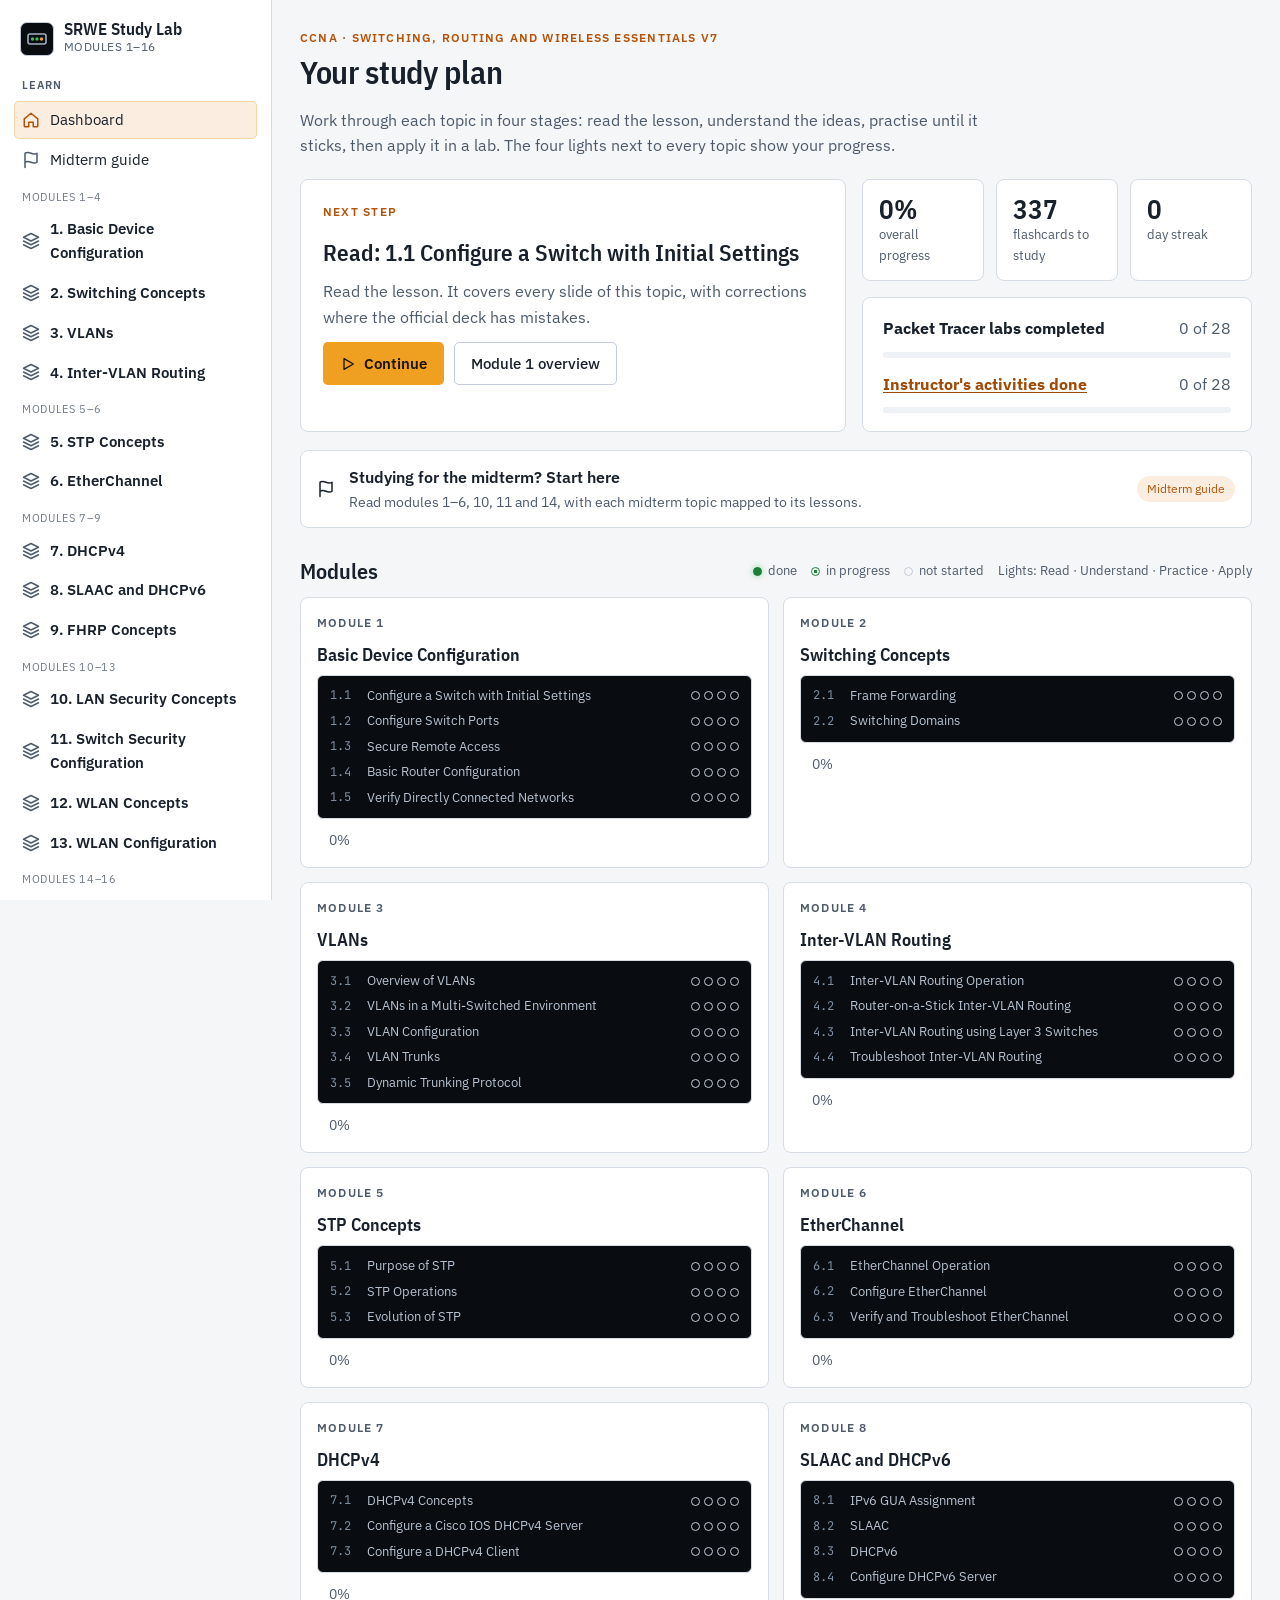
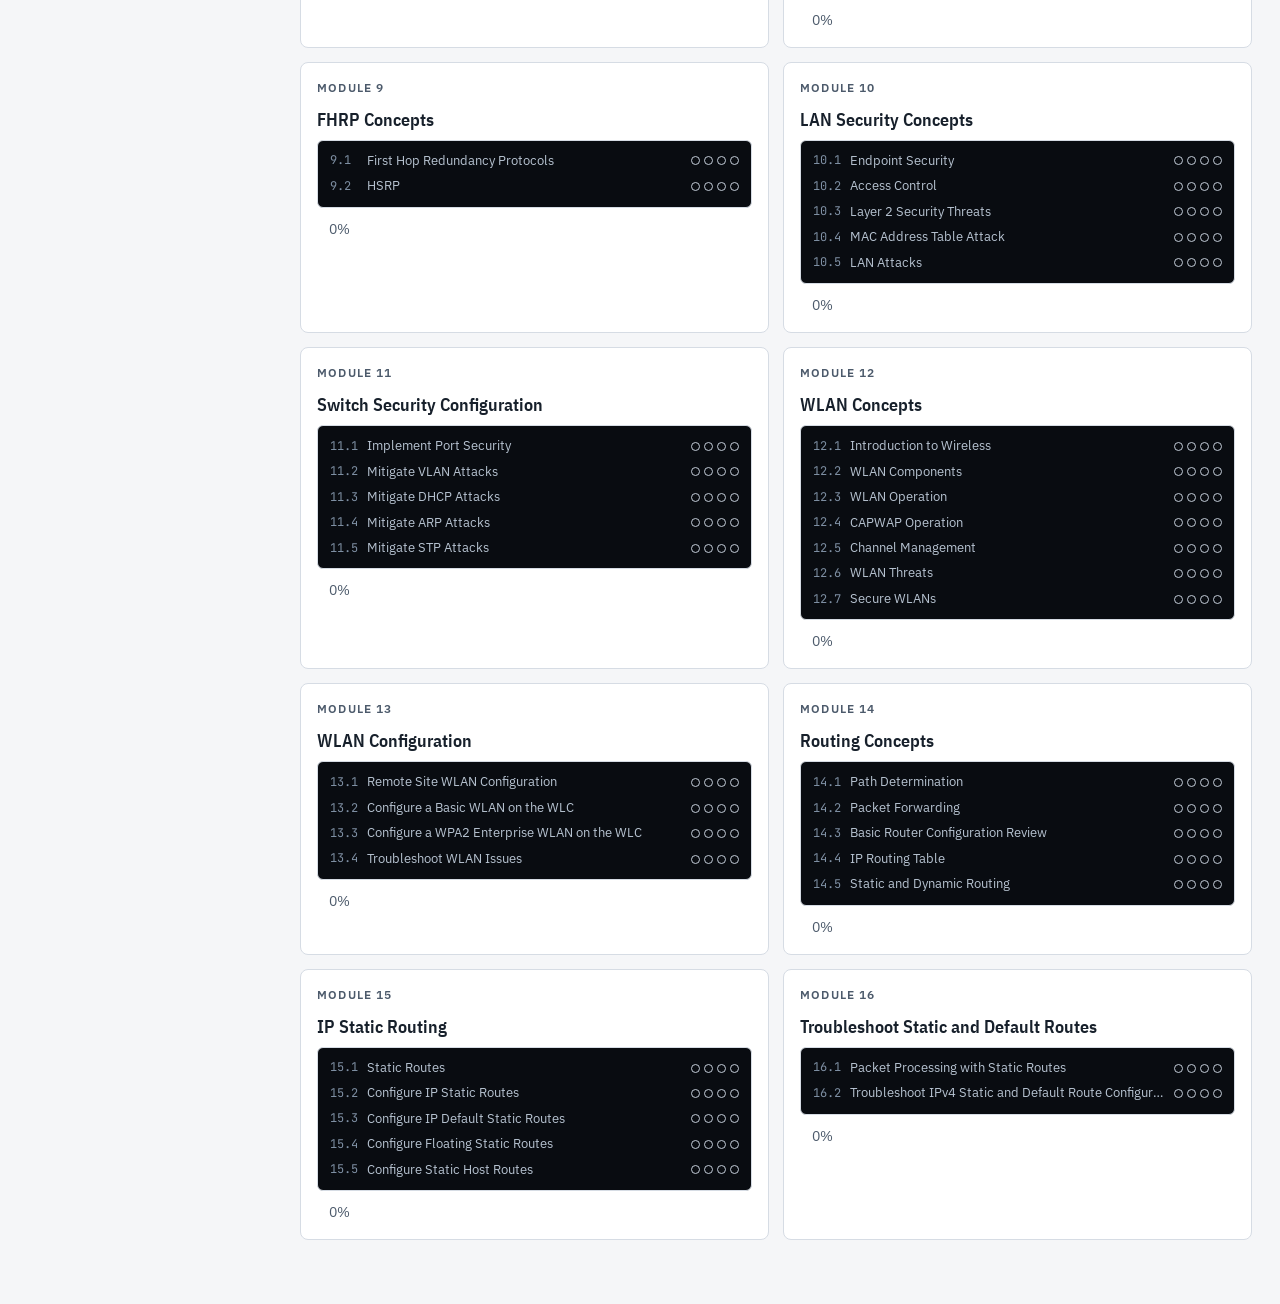
<file: index.html>
<!doctype html>
<html lang="en">
<head>
<meta charset="utf-8">
<meta name="viewport" content="width=device-width, initial-scale=1">
<title>SRWE Study Lab</title>
<meta http-equiv="refresh" content="0; url=srwe-study-lab/index.html">
<script>location.replace('srwe-study-lab/index.html' + location.hash);</script>
<style>body{font:16px/1.6 system-ui,sans-serif;background:#0c1016;color:#e6edf3;display:grid;place-items:center;min-height:100vh;margin:0}a{color:#ffbe5c}</style>
</head>
<body>
<p>Opening SRWE Study Lab… If nothing happens, <a href="srwe-study-lab/index.html">open it here</a>.</p>
</body>
</html>
</file>
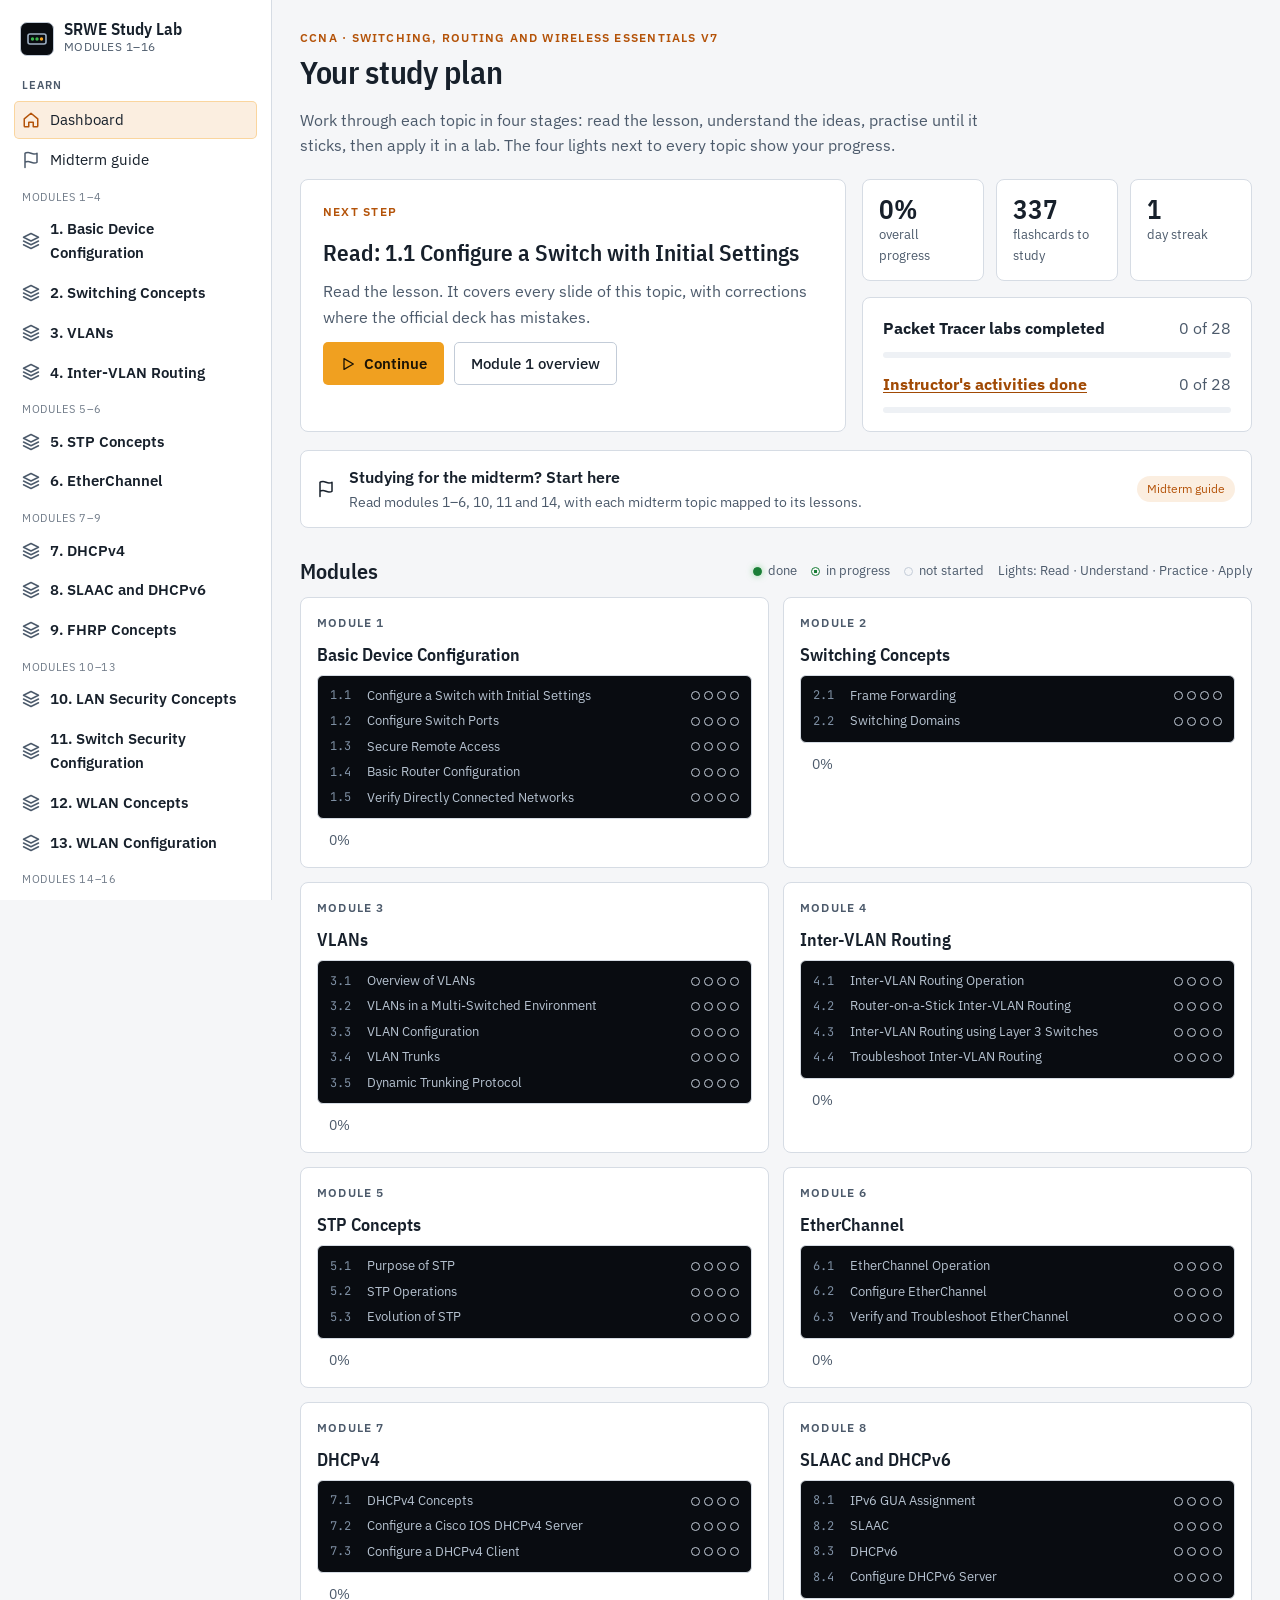
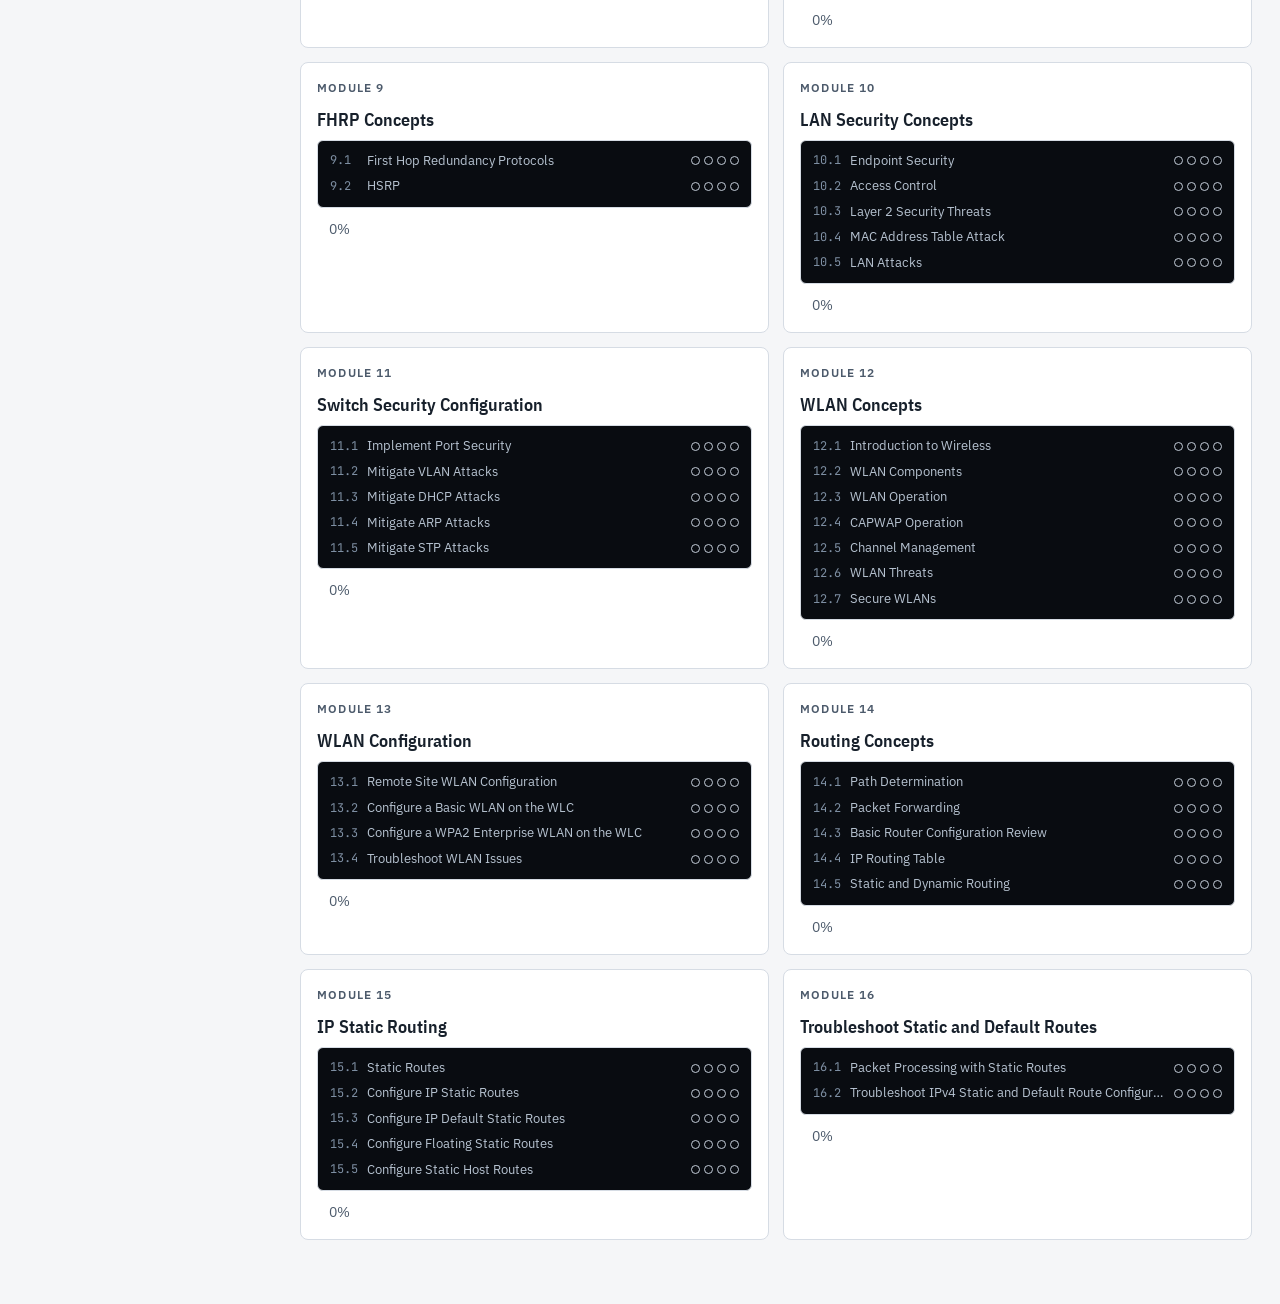
<file: srwe-study-lab/index.html>
<!doctype html>
<html lang="en">
<head>
<meta charset="utf-8">
<meta name="viewport" content="width=device-width, initial-scale=1, viewport-fit=cover">
<title>SRWE Study Lab</title>
<meta name="description" content="Read, understand, practise and apply CCNA SRWE modules 1–16: lessons, interactive visuals, quizzes, flashcards, command drills and Packet Tracer labs checked from your own output.">
<meta name="color-scheme" content="dark light">
<link rel="preconnect" href="https://fonts.googleapis.com">
<link rel="preconnect" href="https://fonts.gstatic.com" crossorigin>
<link rel="stylesheet" href="https://fonts.googleapis.com/css2?family=IBM+Plex+Sans+Condensed:wght@500;600&family=IBM+Plex+Sans:wght@400;500;600&family=JetBrains+Mono:wght@400;600&display=swap" media="print" onload="this.media='all'">
<link rel="stylesheet" href="css/app.css">
</head>
<body>
<div class="app">
  <aside class="rail" id="rail" aria-label="Main navigation"></aside>
  <div class="main">
    <header class="topbar">
      <button class="icon-btn" id="menu-btn" type="button" aria-label="Open navigation" aria-controls="rail" aria-expanded="false">
        <svg width="20" height="20" viewBox="0 0 24 24" fill="none" stroke="currentColor" stroke-width="2" stroke-linecap="round" aria-hidden="true"><path d="M3 6h18M3 12h18M3 18h18"/></svg>
      </button>
      <strong style="font-family: var(--font-head)">SRWE Study Lab</strong>
    </header>
    <main id="page" class="page" tabindex="-1">
      <noscript><p>SRWE Study Lab needs JavaScript. Please enable it and reload the page.</p></noscript>
    </main>
  </div>
</div>
<pre id="__errors" hidden></pre>

<!-- Packet Tracer output checker and IOS command matcher -->
<script src="js/app/cmd.js"></script>
<script src="js/pt/check.js"></script>
<!-- Course content -->
<script src="js/data/m1.js"></script>
<script src="js/data/m2.js"></script>
<script src="js/data/m3.js"></script>
<script src="js/data/m4.js"></script>
<script src="js/data/m5.js"></script>
<script src="js/data/m6.js"></script>
<script src="js/data/m7.js"></script>
<script src="js/data/m8.js"></script>
<script src="js/data/m9.js"></script>
<script src="js/data/m10.js"></script>
<script src="js/data/m11.js"></script>
<script src="js/data/m12.js"></script>
<script src="js/data/m13.js"></script>
<script src="js/data/m14.js"></script>
<script src="js/data/m15.js"></script>
<script src="js/data/m16.js"></script>
<script src="js/data/quiz.js"></script>
<script src="js/data/cards.js"></script>
<script src="js/data/practice-kit.js"></script>
<script src="js/data/m5-practice.js"></script>
<script src="js/data/m6-practice.js"></script>
<script src="js/data/m7-practice.js"></script>
<script src="js/data/m8-practice.js"></script>
<script src="js/data/m9-practice.js"></script>
<script src="js/data/m10-practice.js"></script>
<script src="js/data/m11-practice.js"></script>
<script src="js/data/m12-practice.js"></script>
<script src="js/data/m13-practice.js"></script>
<script src="js/data/m14-practice.js"></script>
<script src="js/data/m15-practice.js"></script>
<script src="js/data/m16-practice.js"></script>
<script src="js/data/drills.js"></script>
<script src="js/data/drills2.js"></script>
<script src="js/data/labkit.js"></script>
<script src="js/data/labs1.js"></script>
<script src="js/data/labs2.js"></script>
<script src="js/data/labs3.js"></script>
<script src="js/data/teacher-labs.js"></script>
<script src="js/data/reference.js"></script>
<script src="js/data/reference2.js"></script>
<!-- App -->
<script src="js/app/core.js"></script>
<script src="js/app/views.js"></script>
<script src="js/app/widgets.js"></script>
<script src="js/app/widgets2.js"></script>
<script src="js/app/practice.js"></script>
<script src="js/app/labs.js"></script>
<script src="js/app/teacher.js"></script>
<script src="js/app/main.js"></script>
</body>
</html>
</file>
<file: srwe-study-lab/css/app.css>
/* SRWE Study Lab — design system
 * Layout: fixed navigation rail on the left, one reading column (max 72ch) for lessons,
 * split panes (tasks | topology + terminal) for labs. Motif: port-status LEDs. */
:root {
  --bg: #0c1016;
  --bg-2: #111720;
  --surface: #151d28;
  --surface-2: #1b2532;
  --line: #263243;
  --line-2: #33435a;
  --text: #e6edf3;
  --text-2: #9eb0c4;
  --accent: #f5a524;
  --accent-bg: #f5a524;
  --accent-ink: #1b1305;
  --accent-soft: rgba(245, 165, 36, 0.14);
  --link: #ffbe5c;
  --ok: #3fb950;
  --ok-soft: rgba(63, 185, 80, 0.15);
  --warn: #e3b341;
  --warn-soft: rgba(227, 179, 65, 0.14);
  --bad: #f85149;
  --bad-soft: rgba(248, 81, 73, 0.14);
  --info: #6cb6ff;
  --info-soft: rgba(108, 182, 255, 0.13);
  --shadow: 0 1px 2px rgba(0, 0, 0, 0.4), 0 8px 24px rgba(0, 0, 0, 0.25);
  --term-bg: #090c11;
  --term-fg: #d4dbe4;
  --term-dim: #7f90a4;
  --term-prompt: #f5a524;
  --term-cmd: #ffffff;
  --term-err: #ff7b72;
  --term-log: #8bb8e8;
  --font-ui: "IBM Plex Sans", "Ubuntu Sans", "Noto Sans", "Segoe UI", system-ui, -apple-system, sans-serif;
  --font-head: "IBM Plex Sans Condensed", "IBM Plex Sans", "Ubuntu Sans", "Noto Sans", "Segoe UI", system-ui, sans-serif;
  --font-mono: "JetBrains Mono", "Ubuntu Sans Mono", "DejaVu Sans Mono", ui-monospace, Consolas, monospace;
  --radius: 8px;
  --radius-sm: 5px;
  --rail: 272px;
  color-scheme: dark;
}
@media (prefers-color-scheme: light) {
  :root:not([data-theme="dark"]) {
    --bg: #f5f6f8; --bg-2: #ffffff; --surface: #ffffff; --surface-2: #eef1f5; --line: #d6dce4; --line-2: #c3ccd8;
    --text: #17202b; --text-2: #4c5a6b; --accent: #b45309; --accent-bg: #f0a020; --accent-ink: #1b1305; --accent-soft: rgba(217, 119, 6, 0.12);
    --link: #a14a05; --ok: #1a7f37; --ok-soft: rgba(26, 127, 55, 0.12); --warn: #8a5c00; --warn-soft: rgba(212, 167, 44, 0.16);
    --bad: #c4232f; --bad-soft: rgba(207, 34, 46, 0.1); --info: #0b63c7; --info-soft: rgba(9, 105, 218, 0.1);
    --shadow: 0 1px 2px rgba(16, 24, 40, 0.06), 0 6px 20px rgba(16, 24, 40, 0.08);
    color-scheme: light;
  }
}
:root[data-theme="light"] {
  --bg: #f5f6f8; --bg-2: #ffffff; --surface: #ffffff; --surface-2: #eef1f5; --line: #d6dce4; --line-2: #c3ccd8;
  --text: #17202b; --text-2: #4c5a6b; --accent: #b45309; --accent-bg: #f0a020; --accent-ink: #1b1305; --accent-soft: rgba(217, 119, 6, 0.12);
  --link: #a14a05; --ok: #1a7f37; --ok-soft: rgba(26, 127, 55, 0.12); --warn: #8a5c00; --warn-soft: rgba(212, 167, 44, 0.16);
  --bad: #c4232f; --bad-soft: rgba(207, 34, 46, 0.1); --info: #0b63c7; --info-soft: rgba(9, 105, 218, 0.1);
  --shadow: 0 1px 2px rgba(16, 24, 40, 0.06), 0 6px 20px rgba(16, 24, 40, 0.08);
  color-scheme: light;
}
:root[data-theme="dark"] { color-scheme: dark; }

/* ---------------- base ---------------- */
*, *::before, *::after { box-sizing: border-box; }
html, body { height: 100%; }
body {
  margin: 0; background: var(--bg); color: var(--text);
  font: 16px/1.6 var(--font-ui); -webkit-font-smoothing: antialiased;
}
a { color: var(--link); text-underline-offset: 2px; }
a:hover { text-decoration-thickness: 2px; }
h1, h2, h3, h4 { font-family: var(--font-head); line-height: 1.2; text-wrap: balance; margin: 0 0 0.5em; }
h1 { font-size: 2rem; font-weight: 600; letter-spacing: -0.01em; }
h2 { font-size: 1.4rem; font-weight: 600; }
h3 { font-size: 1.18rem; font-weight: 600; }
h4 { font-size: 1rem; font-weight: 600; }
p { margin: 0 0 0.9em; }
code, kbd, pre { font-family: var(--font-mono); }
code { font-size: 0.88em; background: var(--surface-2); border: 1px solid var(--line); border-radius: 4px; padding: 0.05em 0.35em; }
kbd { font-size: 0.8em; border: 1px solid var(--line-2); border-bottom-width: 2px; border-radius: 4px; padding: 0.05em 0.4em; background: var(--surface); }
button, input, select, textarea { font: inherit; color: inherit; }
:focus-visible { outline: 2px solid var(--accent); outline-offset: 2px; border-radius: 3px; }
[hidden] { display: none !important; }
.sr-only { position: absolute; width: 1px; height: 1px; overflow: hidden; clip: rect(0 0 0 0); white-space: nowrap; }
@media (prefers-reduced-motion: reduce) { *, *::before, *::after { animation: none !important; transition: none !important; } }

/* ---------------- shell ---------------- */
.app { display: grid; grid-template-columns: var(--rail) minmax(0, 1fr); min-height: 100%; }
.rail {
  position: sticky; top: 0; height: 100vh; overflow-y: auto; background: var(--bg-2); border-right: 1px solid var(--line);
  padding: 18px 14px 28px; display: flex; flex-direction: column; gap: 18px;
}
.brand { display: flex; align-items: center; gap: 10px; text-decoration: none; color: var(--text); padding: 2px 6px; }
.brand-mark { width: 34px; height: 34px; border-radius: 7px; background: var(--term-bg); border: 1px solid var(--line-2); display: grid; place-items: center; flex: none; }
.brand-name { font-family: var(--font-head); font-weight: 600; font-size: 1.05rem; line-height: 1.1; }
.brand-sub { font-size: 0.74rem; color: var(--text-2); letter-spacing: 0.04em; text-transform: uppercase; }
.nav-group { display: flex; flex-direction: column; gap: 2px; }
.nav-label { font-size: 0.7rem; text-transform: uppercase; letter-spacing: 0.09em; color: var(--text-2); padding: 0 8px 4px; font-weight: 600; }
.nav-link {
  display: flex; align-items: center; gap: 10px; padding: 7px 8px; border-radius: var(--radius-sm); color: var(--text); text-decoration: none;
  font-size: 0.93rem; min-height: 36px;
}
.nav-link:hover { background: var(--surface-2); }
.nav-link.active { background: var(--accent-soft); color: var(--text); box-shadow: inset 0 0 0 1px rgba(245, 165, 36, 0.35); }
.nav-link svg { flex: none; color: var(--text-2); }
.nav-link.active svg { color: var(--accent); }
.nav-link .count { margin-left: auto; font-size: 0.75rem; font-variant-numeric: tabular-nums; background: var(--surface-2); border: 1px solid var(--line); padding: 0 7px; border-radius: 99px; color: var(--text-2); }
.nav-link .count.hot { background: var(--accent-bg); color: var(--accent-ink); border-color: transparent; font-weight: 600; }
.nav-mod { display: flex; flex-direction: column; gap: 1px; }
.nav-mod > .nav-link { font-weight: 600; }
.nav-topics { display: flex; flex-direction: column; margin: 0 0 6px 18px; border-left: 1px solid var(--line); padding-left: 6px; }
.nav-topic { display: flex; align-items: center; gap: 8px; padding: 4px 6px; border-radius: 4px; color: var(--text-2); text-decoration: none; font-size: 0.84rem; min-height: 30px; }
.nav-topic:hover { color: var(--text); background: var(--surface-2); }
.nav-topic.active { color: var(--text); background: var(--surface-2); }
.nav-topic .num { font-variant-numeric: tabular-nums; color: var(--text-2); width: 2.1em; flex: none; }
.nav-topic .ttl { overflow: hidden; text-overflow: ellipsis; white-space: nowrap; flex: 1; }
.nav-block { font-size: 0.68rem; color: var(--text-2); letter-spacing: 0.06em; text-transform: uppercase; padding: 8px 8px 2px; opacity: 0.8; }
.rail-foot { margin-top: auto; display: flex; gap: 8px; align-items: center; padding: 0 6px; }

.main { min-width: 0; display: flex; flex-direction: column; }
.topbar { display: none; }
.page { width: 100%; max-width: 1180px; margin: 0 auto; padding-block: 28px 64px; padding-left: max(28px, env(safe-area-inset-left, 0px)); padding-right: max(28px, env(safe-area-inset-right, 0px)); }
.page.wide { max-width: 1600px; }
.crumbs { font-size: 0.85rem; color: var(--text-2); margin-bottom: 8px; display: flex; gap: 6px; flex-wrap: wrap; align-items: center; }
.crumbs a { color: var(--text-2); text-decoration: none; }
.crumbs a:hover { color: var(--text); text-decoration: underline; }
.page-head { display: flex; align-items: flex-end; justify-content: space-between; gap: 16px; flex-wrap: wrap; margin-bottom: 20px; }
.page-head .lead { color: var(--text-2); max-width: 70ch; margin: 0; }
.eyebrow { font-size: 0.76rem; text-transform: uppercase; letter-spacing: 0.1em; color: var(--accent); font-weight: 600; margin-bottom: 6px; }

@media (max-width: 900px) {
  .app { grid-template-columns: minmax(0, 1fr); }
  .rail { position: fixed; z-index: 40; inset: 0 auto 0 0; width: min(88vw, 320px); transform: translateX(-102%); transition: transform 0.2s ease; padding-top: calc(18px + env(safe-area-inset-top, 0px)); }
  .rail.open { transform: none; box-shadow: var(--shadow); }
  .topbar {
    display: flex; align-items: center; gap: 10px; position: sticky; top: env(safe-area-inset-top, 0px); z-index: 30; background: var(--bg-2); border-bottom: 1px solid var(--line);
    padding-block: 8px; padding-left: max(16px, env(safe-area-inset-left, 0px)); padding-right: max(16px, env(safe-area-inset-right, 0px));
  }
  .page { padding-block: 18px 48px; padding-left: max(16px, env(safe-area-inset-left, 0px)); padding-right: max(16px, env(safe-area-inset-right, 0px)); }
  .scrim { position: fixed; inset: 0; background: rgba(0, 0, 0, 0.45); z-index: 35; }
  h1 { font-size: 1.6rem; }
}

/* ---------------- primitives ---------------- */
.btn {
  display: inline-flex; align-items: center; justify-content: center; gap: 8px; min-height: 40px; padding: 8px 16px; border-radius: var(--radius-sm);
  border: 1px solid var(--line-2); background: var(--surface); color: var(--text); cursor: pointer; text-decoration: none; font-weight: 500; font-size: 0.95rem;
  transition: background 0.15s ease, border-color 0.15s ease, transform 0.05s ease;
}
.btn:hover { background: var(--surface-2); border-color: var(--text-2); }
.btn:active { transform: translateY(1px); }
.btn.primary { background: var(--accent-bg); color: var(--accent-ink); border-color: transparent; font-weight: 600; }
.btn.primary:hover { filter: brightness(1.06); }
.btn.ghost { background: transparent; border-color: transparent; }
.btn.ghost:hover { background: var(--surface-2); }
.btn.small { min-height: 32px; padding: 4px 10px; font-size: 0.86rem; }
.btn.danger { color: var(--bad); }
.btn[disabled] { opacity: 0.5; cursor: not-allowed; }
.btn-row { display: flex; gap: 10px; flex-wrap: wrap; align-items: center; }
.icon-btn { width: 36px; height: 36px; display: inline-grid; place-items: center; border-radius: var(--radius-sm); border: 1px solid transparent; background: transparent; cursor: pointer; color: var(--text-2); }
.icon-btn:hover { background: var(--surface-2); color: var(--text); }

.card { background: var(--surface); border: 1px solid var(--line); border-radius: var(--radius); padding: 18px 20px; }
.card.flat { box-shadow: none; }
.card h3 { margin-bottom: 8px; }
.muted { color: var(--text-2); }
.small { font-size: 0.86rem; }
.grid { display: grid; gap: 16px; }
.grid.two { grid-template-columns: repeat(2, minmax(0, 1fr)); }
.grid.three { grid-template-columns: repeat(3, minmax(0, 1fr)); }
.grid.four { grid-template-columns: repeat(4, minmax(0, 1fr)); }
@media (max-width: 1100px) { .grid.four { grid-template-columns: repeat(2, minmax(0, 1fr)); } .grid.three { grid-template-columns: repeat(2, minmax(0, 1fr)); } }
@media (max-width: 680px) { .grid.two, .grid.three, .grid.four { grid-template-columns: minmax(0, 1fr); } }
.stack { display: flex; flex-direction: column; gap: 16px; }
.row { display: flex; gap: 12px; align-items: center; flex-wrap: wrap; }
.spacer { flex: 1; }
.pill { display: inline-flex; align-items: center; gap: 6px; font-size: 0.78rem; padding: 2px 9px; border-radius: 99px; border: 1px solid var(--line); background: var(--surface-2); color: var(--text-2); white-space: nowrap; }
.pill.ok { background: var(--ok-soft); color: var(--ok); border-color: transparent; }
.pill.warn { background: var(--warn-soft); color: var(--warn); border-color: transparent; }
.pill.bad { background: var(--bad-soft); color: var(--bad); border-color: transparent; }
.pill.accent { background: var(--accent-soft); color: var(--accent); border-color: transparent; }
.bar { height: 6px; background: var(--surface-2); border-radius: 99px; overflow: hidden; }
.bar > span { display: block; height: 100%; background: var(--ok); border-radius: 99px; transition: width 0.4s ease; }
.bar.accent > span { background: var(--accent-bg); }
.kv { font-variant-numeric: tabular-nums; }
.empty { padding: 28px; text-align: center; color: var(--text-2); border: 1px dashed var(--line-2); border-radius: var(--radius); }

/* LEDs: the progress motif (off, half, on, amber, red) */
.leds { display: inline-flex; gap: 4px; align-items: center; }
.led { width: 9px; height: 9px; border-radius: 50%; border: 1.5px solid var(--line-2); background: transparent; flex: none; }
.led.on { background: var(--ok); border-color: var(--ok); box-shadow: 0 0 6px rgba(63, 185, 80, 0.55); }
.led.half { border-color: var(--ok); background: radial-gradient(circle, var(--ok) 0 35%, transparent 40%); }
.led.amber { background: var(--warn); border-color: var(--warn); box-shadow: 0 0 6px rgba(227, 179, 65, 0.5); }
.led.red { background: var(--bad); border-color: var(--bad); }
.led.big { width: 12px; height: 12px; }

/* ---------------- dashboard ---------------- */
.hero { display: grid; grid-template-columns: minmax(0, 1.4fr) minmax(0, 1fr); gap: 16px; margin-bottom: 18px; }
@media (max-width: 900px) { .hero { grid-template-columns: minmax(0, 1fr); } }
.next-card { background: linear-gradient(180deg, var(--surface), var(--surface)); border: 1px solid var(--line); border-radius: var(--radius); padding: 22px; display: flex; flex-direction: column; gap: 12px; }
.next-card .what { font-family: var(--font-head); font-size: 1.45rem; font-weight: 600; line-height: 1.2; }
.stat-row { display: grid; grid-template-columns: repeat(3, minmax(0, 1fr)); gap: 12px; }
.stat { background: var(--surface); border: 1px solid var(--line); border-radius: var(--radius); padding: 14px 16px; }
.stat .n { font-family: var(--font-head); font-size: 1.7rem; font-weight: 600; font-variant-numeric: tabular-nums; line-height: 1.1; }
.stat .l { color: var(--text-2); font-size: 0.82rem; }
.panel-ports { display: grid; grid-template-columns: repeat(2, minmax(0, 1fr)); gap: 14px; }
@media (max-width: 600px) { .panel-ports { grid-template-columns: minmax(0, 1fr); } }
.modcard { background: var(--surface); border: 1px solid var(--line); border-radius: var(--radius); padding: 16px; display: flex; flex-direction: column; gap: 10px; text-decoration: none; color: var(--text); }
.modcard:hover { border-color: var(--line-2); }
.modcard .modnum { font-size: 0.74rem; letter-spacing: 0.1em; text-transform: uppercase; color: var(--text-2); font-weight: 600; }
.modcard .modttl { font-family: var(--font-head); font-size: 1.15rem; font-weight: 600; line-height: 1.2; }
.portgrid { display: flex; flex-direction: column; gap: 5px; background: var(--term-bg); border: 1px solid var(--line); border-radius: 6px; padding: 10px 12px; }
.port { display: flex; align-items: center; gap: 8px; font-size: 0.8rem; color: #b7c3d1; }
.port .pnum { font-family: var(--font-mono); font-size: 0.75rem; color: #7f90a4; width: 2.4em; }
.port .pttl { flex: 1; overflow: hidden; text-overflow: ellipsis; white-space: nowrap; }
.legend { display: flex; gap: 14px; flex-wrap: wrap; font-size: 0.8rem; color: var(--text-2); align-items: center; }
.legend span { display: inline-flex; gap: 6px; align-items: center; }

/* ---------------- topic page ---------------- */
.stages { display: flex; gap: 6px; border-bottom: 1px solid var(--line); margin: 6px 0 24px; overflow-x: auto; }
.stage {
  display: flex; align-items: center; gap: 8px; padding: 10px 14px; border: none; background: none; cursor: pointer; color: var(--text-2);
  border-bottom: 2px solid transparent; margin-bottom: -1px; font-weight: 500; text-decoration: none; white-space: nowrap; min-height: 44px;
}
.stage:hover { color: var(--text); }
.stage.active { color: var(--text); border-bottom-color: var(--accent); }
.stage .n { font-family: var(--font-mono); font-size: 0.75rem; color: var(--text-2); }
.topic-meta { display: flex; gap: 10px; flex-wrap: wrap; align-items: center; color: var(--text-2); font-size: 0.86rem; }

.article { max-width: 76ch; }
.article h3 { margin-top: 1.8em; padding-top: 0.2em; }
.article h3:first-child { margin-top: 0; }
.article h4 { margin-top: 1.3em; }
.article ul, .article ol { padding-left: 1.3em; margin: 0 0 1em; }
.article li { margin: 0.25em 0; }
.article ol.steps { list-style: none; padding: 0; counter-reset: s; }
.article ol.steps > li { counter-increment: s; position: relative; padding-left: 2.4em; margin: 0.55em 0; }
.article ol.steps > li::before {
  content: counter(s); position: absolute; left: 0; top: 0.05em; width: 1.7em; height: 1.7em; border-radius: 50%; display: grid; place-items: center;
  font: 600 0.8rem var(--font-mono); background: var(--surface-2); border: 1px solid var(--line-2); color: var(--text);
}
.article .cols { display: grid; grid-template-columns: repeat(2, minmax(0, 1fr)); gap: 14px; margin: 0 0 1em; }
.article .cols > div { background: var(--surface); border: 1px solid var(--line); border-radius: var(--radius); padding: 14px 16px; min-width: 0; }
@media (max-width: 760px) { .article .cols { grid-template-columns: minmax(0, 1fr); } }
.scroll { overflow-x: auto; margin: 0 0 1em; }
table.t { border-collapse: collapse; width: 100%; margin: 0 0 1em; font-size: 0.92rem; }
.scroll table.t { margin: 0; min-width: 560px; }
.scroll table.t.compact { min-width: 0; }
table.t th, table.t td { border: 1px solid var(--line); padding: 7px 10px; text-align: left; vertical-align: top; }
table.t th { background: var(--surface-2); font-weight: 600; }
table.t.small { font-size: 0.85rem; }
table.dtp td.y { background: var(--ok-soft); color: var(--ok); font-weight: 600; }
table.dtp td.n { background: var(--bad-soft); color: var(--bad); font-weight: 600; }
.note, .errata, .tip { border-radius: var(--radius); padding: 12px 14px; margin: 0 0 1em; border: 1px solid var(--line); background: var(--info-soft); }
.errata { background: var(--warn-soft); border-color: transparent; }
.errata b:first-child { color: var(--warn); }
pre.cli, pre.out {
  background: var(--term-bg); color: var(--term-fg); border: 1px solid #1e2836; border-radius: var(--radius); padding: 12px 14px; overflow-x: auto;
  font-size: 0.84rem; line-height: 1.5; margin: 0 0 1em; white-space: pre;
}
pre.cli .p { color: var(--term-prompt); }
pre.cli .c { color: var(--term-cmd); font-weight: 600; }
pre.cli .o { color: #aab7c6; }
.article-foot { margin-top: 28px; padding-top: 18px; border-top: 1px solid var(--line); display: flex; gap: 12px; flex-wrap: wrap; align-items: center; }

/* understand */
.big-idea { font-family: var(--font-head); font-size: 1.3rem; line-height: 1.35; font-weight: 500; border-left: 0; padding: 18px 20px; background: var(--accent-soft); border-radius: var(--radius); margin: 0 0 18px; }
.keys { list-style: none; padding: 0; margin: 0; display: flex; flex-direction: column; gap: 8px; }
.card.keys { padding: 16px 20px; }
.keys li { display: flex; gap: 10px; align-items: flex-start; }
.keys li .led { margin-top: 0.5em; }
.traps { display: grid; grid-template-columns: repeat(2, minmax(0, 1fr)); gap: 12px; }
@media (max-width: 760px) { .traps { grid-template-columns: minmax(0, 1fr); } }
.trap { background: var(--surface); border: 1px solid var(--line); border-radius: var(--radius); padding: 14px; display: flex; flex-direction: column; gap: 6px; }
.trap .lbl { font-size: 0.72rem; text-transform: uppercase; letter-spacing: 0.08em; font-weight: 700; }
.trap .lbl.bad { color: var(--bad); }
.trap .lbl.ok { color: var(--ok); }
.explain { display: flex; flex-direction: column; gap: 10px; }
.explain-item { border: 1px solid var(--line); border-radius: var(--radius); padding: 14px; background: var(--surface); }
.explain-item textarea { width: 100%; min-height: 70px; resize: vertical; background: var(--bg-2); border: 1px solid var(--line); border-radius: var(--radius-sm); padding: 8px 10px; margin: 8px 0; }
.model { background: var(--ok-soft); border-radius: var(--radius-sm); padding: 10px 12px; margin-top: 8px; }
.section-title { display: flex; align-items: center; gap: 10px; margin: 30px 0 12px; }
.section-title h2 { margin: 0; }

/* widgets */
.widget { background: var(--surface); border: 1px solid var(--line); border-radius: var(--radius); padding: 18px; margin: 0 0 16px; }
.widget-head { display: flex; align-items: baseline; gap: 10px; flex-wrap: wrap; margin-bottom: 12px; }
.widget-head h3 { margin: 0; }
.widget-head .muted { font-size: 0.88rem; }
.wsvg { width: 100%; height: auto; display: block; max-width: 100%; }
.wsvg.narrow { max-width: 760px; }
.wsvg text { font-family: var(--font-ui); }
.seg { display: inline-flex; border: 1px solid var(--line-2); border-radius: var(--radius-sm); overflow: hidden; flex-wrap: wrap; }
.seg button { border: none; background: transparent; padding: 7px 12px; cursor: pointer; min-height: 36px; border-right: 1px solid var(--line); }
.seg button:last-child { border-right: none; }
.seg button.on { background: var(--accent-soft); color: var(--text); font-weight: 600; box-shadow: inset 0 -2px 0 var(--accent); }
.feedback { border-radius: var(--radius-sm); padding: 10px 12px; margin-top: 10px; }
.feedback.ok { background: var(--ok-soft); }
.feedback.bad { background: var(--bad-soft); }
.feedback.info { background: var(--info-soft); }
.mono { font-family: var(--font-mono); }
.bits { display: flex; flex-wrap: wrap; gap: 2px; font-family: var(--font-mono); font-size: 0.78rem; }
.bits span { width: 1.4em; text-align: center; padding: 3px 0; border-radius: 3px; background: var(--surface-2); }
.bits.tight { gap: 6px; }
.bits.tight .oct { display: inline-flex; gap: 1px; width: auto; padding: 0; background: none; }
.bits.tight .oct span { width: 1.05em; padding: 2px 0; font-size: 0.72rem; }
.field { display: flex; flex-direction: column; gap: 4px; }
.field label { font-size: 0.84rem; color: var(--text-2); font-weight: 500; }
.input, select.input {
  min-height: 40px; padding: 7px 10px; border-radius: var(--radius-sm); border: 1px solid var(--line-2); background: var(--bg-2); color: var(--text); width: 100%;
}
.input.mono { font-family: var(--font-mono); }

/* ---------------- quiz ---------------- */
.quiz { max-width: 820px; }
.qhead { display: flex; align-items: center; gap: 12px; margin-bottom: 14px; flex-wrap: wrap; }
.qhead .bar { flex: 1; min-width: 120px; }
.qcard { background: var(--surface); border: 1px solid var(--line); border-radius: var(--radius); padding: 22px; }
.qtext { font-size: 1.12rem; font-weight: 500; margin-bottom: 16px; line-height: 1.45; }
.opts { display: flex; flex-direction: column; gap: 8px; }
.opt {
  display: flex; gap: 12px; align-items: flex-start; text-align: left; padding: 11px 14px; border-radius: var(--radius-sm); border: 1px solid var(--line-2);
  background: var(--bg-2); cursor: pointer; min-height: 44px; width: 100%;
}
.opt:hover { border-color: var(--text-2); }
.opt .mark { width: 20px; height: 20px; border: 2px solid var(--line-2); border-radius: 50%; flex: none; margin-top: 2px; display: grid; place-items: center; }
.opt.multi .mark { border-radius: 4px; }
.opt.sel { border-color: var(--accent); background: var(--accent-soft); }
.opt.sel .mark { border-color: var(--accent); background: var(--accent-bg); }
.opt.right { border-color: var(--ok); background: var(--ok-soft); }
.opt.wrong { border-color: var(--bad); background: var(--bad-soft); }
.opt[disabled] { cursor: default; }
.order-list { display: flex; flex-direction: column; gap: 6px; }
.order-item { display: flex; align-items: center; gap: 8px; padding: 8px 10px; border: 1px solid var(--line-2); border-radius: var(--radius-sm); background: var(--bg-2); }
.order-item .n { font-family: var(--font-mono); color: var(--text-2); width: 1.5em; }
.order-item .txt { flex: 1; }
.match-row { display: grid; grid-template-columns: minmax(0, 1fr) minmax(0, 1.4fr); gap: 10px; align-items: center; padding: 6px 0; border-bottom: 1px solid var(--line); }
@media (max-width: 600px) { .match-row { grid-template-columns: minmax(0, 1fr); } }
.cli-q { display: flex; align-items: center; gap: 0; background: var(--term-bg); border: 1px solid #1e2836; border-radius: var(--radius-sm); padding: 0 12px; font-family: var(--font-mono); }
.cli-q .p { color: var(--term-prompt); white-space: nowrap; }
.cli-q input { flex: 1; min-width: 0; background: transparent; border: none; color: var(--term-cmd); padding: 12px 6px; font-family: var(--font-mono); outline: none; }
.explain-box { margin-top: 14px; padding: 12px 14px; border-radius: var(--radius-sm); background: var(--surface-2); }
.result-hero { display: flex; gap: 22px; align-items: center; flex-wrap: wrap; }
.score-ring { width: 110px; height: 110px; flex: none; }

/* flashcards */
.flash { max-width: 680px; margin: 0 auto; }
.fcard {
  min-height: 260px; background: var(--surface); border: 1px solid var(--line); border-radius: 12px; padding: 26px; display: flex; flex-direction: column; gap: 14px;
  box-shadow: var(--shadow);
}
.fcard .front { font-family: var(--font-head); font-size: 1.35rem; font-weight: 600; line-height: 1.3; }
.fcard .back { white-space: pre-line; font-size: 1.05rem; border-top: 1px dashed var(--line-2); padding-top: 14px; }
.rate { display: grid; grid-template-columns: repeat(4, minmax(0, 1fr)); gap: 8px; }
@media (max-width: 560px) { .rate { grid-template-columns: repeat(2, minmax(0, 1fr)); } }
.rate .btn { flex-direction: column; gap: 0; line-height: 1.2; min-height: 54px; }
.rate .btn small { color: var(--text-2); font-weight: 400; font-size: 0.75rem; }

/* ---------------- terminal ---------------- */
.term {
  background: var(--term-bg); color: var(--term-fg); border: 1px solid #1e2836; border-radius: var(--radius); font: 0.86rem/1.45 var(--font-mono);
  display: flex; flex-direction: column; min-height: 0; overflow: hidden;
}
.term-out { flex: 1; overflow-y: auto; padding: 10px 12px 8px; white-space: pre-wrap; word-break: break-word; min-height: 0; cursor: text; }
.term-out .ln { min-height: 1.45em; }
.term-out .echo .p { color: var(--term-prompt); }
.term-out .echo .c { color: var(--term-cmd); font-weight: 600; }
.term-out .err { color: var(--term-err); }
.term-out .log { color: var(--term-log); }
.term-out .dim { color: var(--term-dim); }
.term-out .note-ok, .term-out .note-bad, .term-out .note-info { font-family: var(--font-ui); font-size: 0.86rem; padding: 2px 0 2px 10px; border-left: 3px solid; margin: 4px 0; }
.term-out .note-ok { color: #6fdc80; border-color: #3fb950; }
.term-out .note-bad { color: #ffa198; border-color: #f85149; }
.term-out .note-info { color: #f5c26b; border-color: #f5a524; }
.term-in { display: flex; align-items: center; padding: 0; }
.term-in .p { color: var(--term-prompt); white-space: pre; }
.term-in input { flex: 1; min-width: 0; background: transparent; border: none; outline: none; color: var(--term-cmd); font: inherit; padding: 2px 0; caret-color: var(--term-prompt); }
.term-bar { display: flex; gap: 2px; align-items: center; background: #0f141b; border-bottom: 1px solid #1e2836; padding: 4px 6px; overflow-x: auto; }
.term-tab { border: none; background: transparent; color: #8fa1b5; padding: 6px 12px; border-radius: 4px; cursor: pointer; font: 600 0.8rem var(--font-ui); white-space: nowrap; display: inline-flex; gap: 6px; align-items: center; min-height: 32px; }
.term-tab:hover { color: #e6edf3; background: #18202b; }
.term-tab.on { color: #ffffff; background: #1d2633; box-shadow: inset 0 -2px 0 var(--accent); }
.term-hint { font: 0.75rem var(--font-ui); color: #7f90a4; padding: 6px 12px 8px; border-top: 1px solid #1e2836; }

/* drill terminal */
.drill-term { height: 440px; }
@media (max-width: 1100px) { .drill-term { height: 360px; } }

/* ---------------- Packet Tracer labs ---------------- */
.ptlab { display: grid; grid-template-columns: minmax(0, 1.25fr) minmax(340px, 1fr); gap: 16px; align-items: start; }
@media (max-width: 1100px) { .ptlab { grid-template-columns: minmax(0, 1fr); } }
.ptlab-main { display: flex; flex-direction: column; gap: 16px; min-width: 0; }
.ptlab-side { min-width: 0; position: sticky; top: 12px; max-height: calc(100vh - 24px); overflow-y: auto; border-radius: var(--radius); }
@media (max-width: 1100px) { .ptlab-side { position: static; max-height: none; overflow: visible; } }
.h-step { display: flex; align-items: center; gap: 10px; font-size: 1.25rem; margin: 0; }
.h-step .n { width: 26px; height: 26px; border-radius: 50%; display: grid; place-items: center; background: var(--accent-bg); color: var(--accent-ink); font-size: 0.85rem; flex: none; }
.topo { background: var(--bg-2); border: 1px solid var(--line); border-radius: var(--radius); padding: 6px; }
.topo svg { width: 100%; height: auto; display: block; max-height: 460px; }
.codebox { border: 1px solid var(--line); border-radius: var(--radius); overflow: hidden; }
.codebar { display: flex; align-items: center; justify-content: space-between; gap: 10px; padding: 6px 8px 6px 12px; background: var(--surface-2); border-bottom: 1px solid var(--line); }
.codebox pre.cli { margin: 0; border: none; border-radius: 0; max-height: 340px; overflow: auto; }
.paste-wrap { border: 1px solid var(--line); border-radius: var(--radius); overflow: hidden; }
.paste-tabs { flex-wrap: wrap; }
.paste-body { padding: 12px; background: var(--surface); }
.paste-panel { display: flex; flex-direction: column; gap: 10px; }
textarea.paste { min-height: 260px; resize: vertical; font-size: 0.8rem; line-height: 1.4; white-space: pre; overflow-wrap: normal; overflow-x: auto; }
.cmd-chips { display: flex; flex-wrap: wrap; gap: 6px; }
.chip { display: inline-flex; align-items: center; gap: 6px; font: 0.8rem var(--font-mono); padding: 4px 9px; border-radius: 99px; border: 1px solid var(--line-2); background: var(--bg-2); color: var(--text); cursor: pointer; min-height: 30px; }
.chip:hover { border-color: var(--accent); }
.chip svg { color: var(--text-2); }
.need-box { background: var(--warn-soft); border-radius: var(--radius-sm); padding: 10px 12px; font-size: 0.88rem; }
.need-box ul { margin: 6px 0 0; padding-left: 1.2em; }
.tmsg { margin-top: 4px; }
.tmsg:empty { display: none; }
.tmsg.need { color: var(--warn); }
.tmsg.bad { color: var(--bad); }
.tmsg.ok { color: var(--ok); }
.tmsg svg { vertical-align: -2px; }
.bad-text { color: var(--bad); }
.tick { margin-top: 6px; gap: 8px; }
.tick input { width: 18px; height: 18px; accent-color: var(--accent); }
details.howto summary { cursor: pointer; }
.tasks { display: flex; flex-direction: column; gap: 4px; }
.task { display: grid; grid-template-columns: 14px minmax(0, 1fr); gap: 10px; padding: 9px 10px; border-radius: var(--radius-sm); align-items: start; }
.task:hover { background: var(--surface-2); }
.task .led { margin-top: 0.45em; }
.task.done .txt { color: var(--text-2); }
.task .acts { display: flex; gap: 6px; margin-top: 6px; flex-wrap: wrap; }
.task .hint { font-size: 0.86rem; background: var(--surface-2); border-radius: var(--radius-sm); padding: 8px 10px; margin-top: 6px; }
.task .ans { display: flex; gap: 6px; margin-top: 6px; }
.task .ans input { min-height: 34px; }
.part-title { font-size: 0.72rem; text-transform: uppercase; letter-spacing: 0.09em; color: var(--text-2); font-weight: 700; margin: 12px 0 2px 10px; }
.done-banner { background: var(--ok-soft); border-radius: var(--radius); padding: 14px 16px; display: flex; gap: 12px; align-items: center; flex-wrap: wrap; }
.done-banner .btn { white-space: nowrap; }
.list { display: flex; flex-direction: column; gap: 10px; }
.list-item { display: flex; gap: 14px; align-items: center; background: var(--surface); border: 1px solid var(--line); border-radius: var(--radius); padding: 14px 16px; text-decoration: none; color: var(--text); }
.list-item:hover { border-color: var(--line-2); }
.list-item .grow { flex: 1; min-width: 0; }
.list-item .ttl { font-weight: 600; }

/* instructor's activities: Cisco instructions (levels follow the lab template's 0.25in / 0.5in indents) */
.tl-doc { max-width: none; }
.tl-doc h3 { font-size: 1.12rem; margin: 1.6em 0 0.6em; padding-bottom: 6px; border-bottom: 1px solid var(--line); }
.tl-doc h4 { font-size: 1.02rem; margin: 1.5em 0 0.4em; }
.tl-doc h5 { font-size: 0.95rem; margin: 1.15em 0 0.35em; font-family: var(--font-ui); font-weight: 600; }
.tl-doc p { margin: 0.35em 0 0.6em; }
.tl-doc .l1 { margin-left: 1.1rem; }
.tl-doc .l2 { margin-left: 2.2rem; }
.tl-doc ul.l1, .tl-doc ul.l2 { padding-left: 1.2em; }
.tl-doc p.sub { position: relative; padding-left: 1.7em; }
.tl-doc p.sub .mk { position: absolute; left: 0; font-weight: 600; color: var(--text-2); }
.tl-doc pre.cli, .tl-doc pre.out { margin: 0.4em 0 0.8em; }
.tl-doc pre.out { color: #aab7c6; }
.tl-doc .tl-note { color: var(--text-2); font-size: 0.92em; }
.tl-doc code { font-family: var(--font-mono); font-size: 0.9em; }
.tl-doc .scroll { margin: 0.4em 0 1em; }
.tl-q { border: 1px solid var(--line); border-left: 3px solid var(--info); border-radius: var(--radius-sm); background: var(--bg-2); padding: 10px 12px; margin: 0.6em 0 0.9em; }
.tl-q.answered { border-left-color: var(--ok); }
.tl-q::before { content: "Question"; display: block; font-size: 0.7rem; text-transform: uppercase; letter-spacing: 0.08em; font-weight: 700; color: var(--info); margin-bottom: 4px; }
.tl-q.answered::before { color: var(--ok); }
.tl-q p.qt { margin: 0 0 8px; }
.tl-q .tl-ans { width: 100%; min-height: 58px; resize: vertical; }
details.tl-more summary { cursor: pointer; }
details.tl-more[open] { display: flex; flex-direction: column; gap: 10px; }
@media (max-width: 680px) { .tl-doc .l1 { margin-left: 0.5rem; } .tl-doc .l2 { margin-left: 1rem; } }

/* toast */
.toast { position: fixed; z-index: 60; right: max(16px, env(safe-area-inset-right, 0px)); bottom: calc(16px + env(safe-area-inset-bottom, 0px)); background: var(--surface); border: 1px solid var(--line-2); box-shadow: var(--shadow); border-radius: var(--radius); padding: 10px 14px; max-width: 360px; }

/* reference */
.ref-table td:first-child { font-family: var(--font-mono); font-size: 0.86rem; white-space: nowrap; }
.ref-search { max-width: 420px; }

/* touch screens: comfortable tap targets */
@media (pointer: coarse) {
  .nav-link { min-height: 44px; }
  .nav-topic { min-height: 40px; }
  .btn { min-height: 44px; }
  .btn.small { min-height: 40px; }
  .icon-btn { width: 44px; height: 44px; }
  .term-tab { min-height: 40px; }
  .stage { min-height: 48px; }
}
</file>
